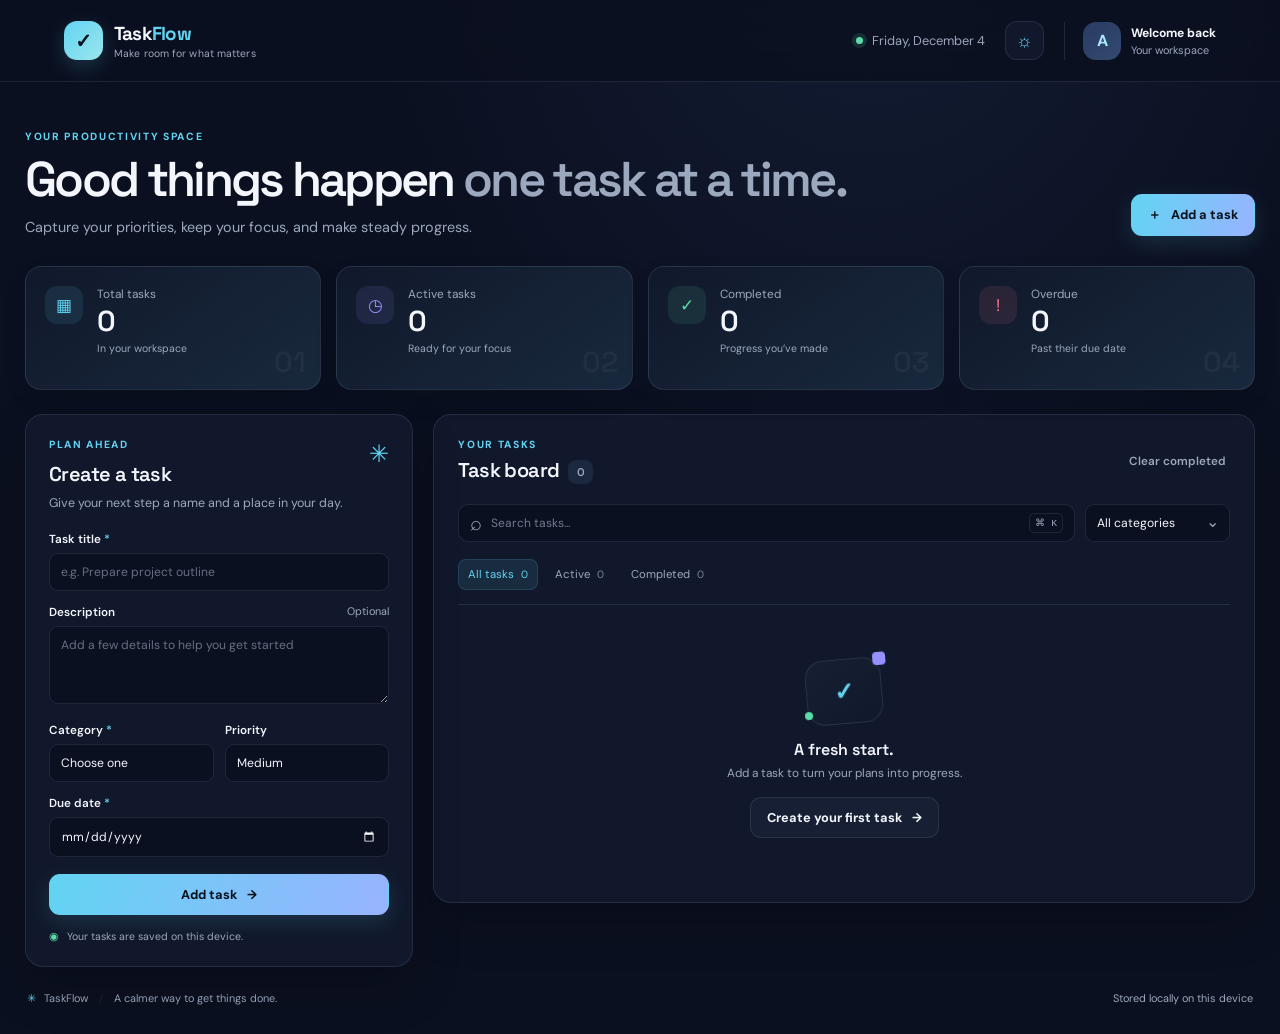
<file: Task-2-Task-Manager/index.html>
<!doctype html>
<html lang="en">
<head>
  <meta charset="utf-8">
  <meta name="viewport" content="width=device-width, initial-scale=1">
  <meta name="theme-color" content="#0b1020">
  <meta name="description" content="TaskFlow is a focused, local-first task manager and productivity tracker.">
  <title>TaskFlow — Personal productivity</title>
  <link rel="preconnect" href="https://fonts.googleapis.com">
  <link rel="preconnect" href="https://fonts.gstatic.com" crossorigin>
  <link href="https://fonts.googleapis.com/css2?family=DM+Sans:wght@400;500;600;700&family=Space+Grotesk:wght@500;600;700&display=swap" rel="stylesheet">
  <link rel="stylesheet" href="style.css">
  <script src="script.js" defer></script>
</head>
<body>
  <div class="app-shell">
    <header class="topbar">
      <a class="brand" href="#top" aria-label="TaskFlow home"><span class="brand-icon" aria-hidden="true">✓</span><span>Task<span>Flow</span><small>Make room for what matters</small></span></a>
      <div class="topbar-right"><p class="today-label"><span class="live-dot"></span><span id="current-date"></span></p><button class="icon-button theme-toggle" type="button" aria-label="Switch to light theme" title="Switch theme"><span class="theme-glyph" aria-hidden="true">☼</span></button><div class="profile" aria-label="Profile placeholder"><span class="avatar">A</span><span class="profile-copy"><strong>Welcome back</strong><small>Your workspace</small></span></div></div>
    </header>

    <main class="main-content" id="top">
      <section class="welcome-row"><div><p class="eyebrow">YOUR PRODUCTIVITY SPACE</p><h1>Good things happen<br class="mobile-break"> <span>one task at a time.</span></h1><p class="welcome-copy">Capture your priorities, keep your focus, and make steady progress.</p></div><button class="button button-primary jump-add" type="button"><span aria-hidden="true">＋</span> Add a task</button></section>

      <section class="stats-grid" aria-label="Task statistics">
        <article class="stat-card"><span class="stat-icon total-icon" aria-hidden="true">▦</span><div><p>Total tasks</p><strong id="stat-total">0</strong><small>In your workspace</small></div><span class="stat-decoration" aria-hidden="true">01</span></article>
        <article class="stat-card"><span class="stat-icon active-icon" aria-hidden="true">◷</span><div><p>Active tasks</p><strong id="stat-active">0</strong><small>Ready for your focus</small></div><span class="stat-decoration" aria-hidden="true">02</span></article>
        <article class="stat-card"><span class="stat-icon completed-icon" aria-hidden="true">✓</span><div><p>Completed</p><strong id="stat-completed">0</strong><small>Progress you’ve made</small></div><span class="stat-decoration" aria-hidden="true">03</span></article>
        <article class="stat-card"><span class="stat-icon overdue-icon" aria-hidden="true">!</span><div><p>Overdue</p><strong id="stat-overdue">0</strong><small>Past their due date</small></div><span class="stat-decoration" aria-hidden="true">04</span></article>
      </section>

      <section class="workspace-grid">
        <aside class="form-panel" id="task-form-panel">
          <div class="panel-heading"><div><p class="eyebrow">PLAN AHEAD</p><h2 id="form-heading">Create a task</h2></div><span class="heading-mark" aria-hidden="true">✳</span></div>
          <p class="panel-intro">Give your next step a name and a place in your day.</p>
          <form id="task-form" novalidate>
            <label for="task-title">Task title <span class="required">*</span></label><input id="task-title" name="title" maxlength="100" placeholder="e.g. Prepare project outline" required autocomplete="off"><span class="field-error" id="title-error"></span>
            <label for="task-description">Description <span class="optional">Optional</span></label><textarea id="task-description" name="description" rows="3" maxlength="500" placeholder="Add a few details to help you get started"></textarea>
            <div class="form-two"><div><label for="task-category">Category <span class="required">*</span></label><select id="task-category" name="category" required><option value="">Choose one</option><option value="Work">Work</option><option value="Personal">Personal</option><option value="Study">Study</option></select><span class="field-error" id="category-error"></span></div><div><label for="task-priority">Priority</label><select id="task-priority" name="priority"><option value="Low">Low</option><option value="Medium" selected>Medium</option><option value="High">High</option></select></div></div>
            <label for="task-due-date">Due date <span class="required">*</span></label><input id="task-due-date" name="dueDate" type="date" required><span class="field-error" id="date-error"></span>
            <div class="form-actions"><button class="button button-primary submit-button" id="submit-task" type="submit">Add task <span aria-hidden="true">→</span></button><button class="text-button cancel-edit" id="cancel-edit" type="button" hidden>Cancel edit</button></div>
            <p class="form-footnote"><span aria-hidden="true">◉</span> Your tasks are saved on this device.</p>
          </form>
        </aside>

        <section class="task-panel" aria-labelledby="tasks-heading">
          <div class="task-panel-top"><div><p class="eyebrow">YOUR TASKS</p><h2 id="tasks-heading">Task board <span class="count-pill" id="visible-count">0</span></h2></div><button class="text-button clear-completed" id="clear-completed" type="button">Clear completed</button></div>
          <div class="toolbar"><label class="search-box"><span aria-hidden="true">⌕</span><input id="task-search" type="search" placeholder="Search tasks..." aria-label="Search by title, description, or category"><kbd>⌘ K</kbd></label><label class="select-filter"><span class="sr-only">Filter by category</span><select id="category-filter"><option value="all">All categories</option><option value="Work">Work</option><option value="Personal">Personal</option><option value="Study">Study</option></select><span aria-hidden="true">⌄</span></label></div>
          <div class="status-filters" role="group" aria-label="Filter tasks by status"><button class="filter-chip selected" type="button" data-status="all" aria-pressed="true">All tasks <span id="filter-all-count">0</span></button><button class="filter-chip" type="button" data-status="active" aria-pressed="false">Active <span id="filter-active-count">0</span></button><button class="filter-chip" type="button" data-status="completed" aria-pressed="false">Completed <span id="filter-completed-count">0</span></button></div>
          <div class="task-list" id="task-list" aria-live="polite"></div>
          <div class="empty-state" id="empty-state"><div class="empty-art" aria-hidden="true"><span>✓</span><i></i><b></b></div><h3 id="empty-title">A fresh start.</h3><p id="empty-message">Add a task to turn your plans into progress.</p><button class="button button-secondary empty-add" type="button">Create your first task <span aria-hidden="true">→</span></button></div>
          <p class="drag-hint" id="drag-hint"><span aria-hidden="true">⠿</span> Tip: drag a task card to change its order</p>
        </section>
      </section>
      <footer class="page-footer"><span><span class="footer-mark">✳</span> TaskFlow <span class="footer-divider">/</span> A calmer way to get things done.</span><span id="storage-status">Stored locally on this device</span></footer>
    </main>
  </div>
  <div class="toast" id="toast" role="status" aria-live="polite"></div>
</body>
</html>
</file>
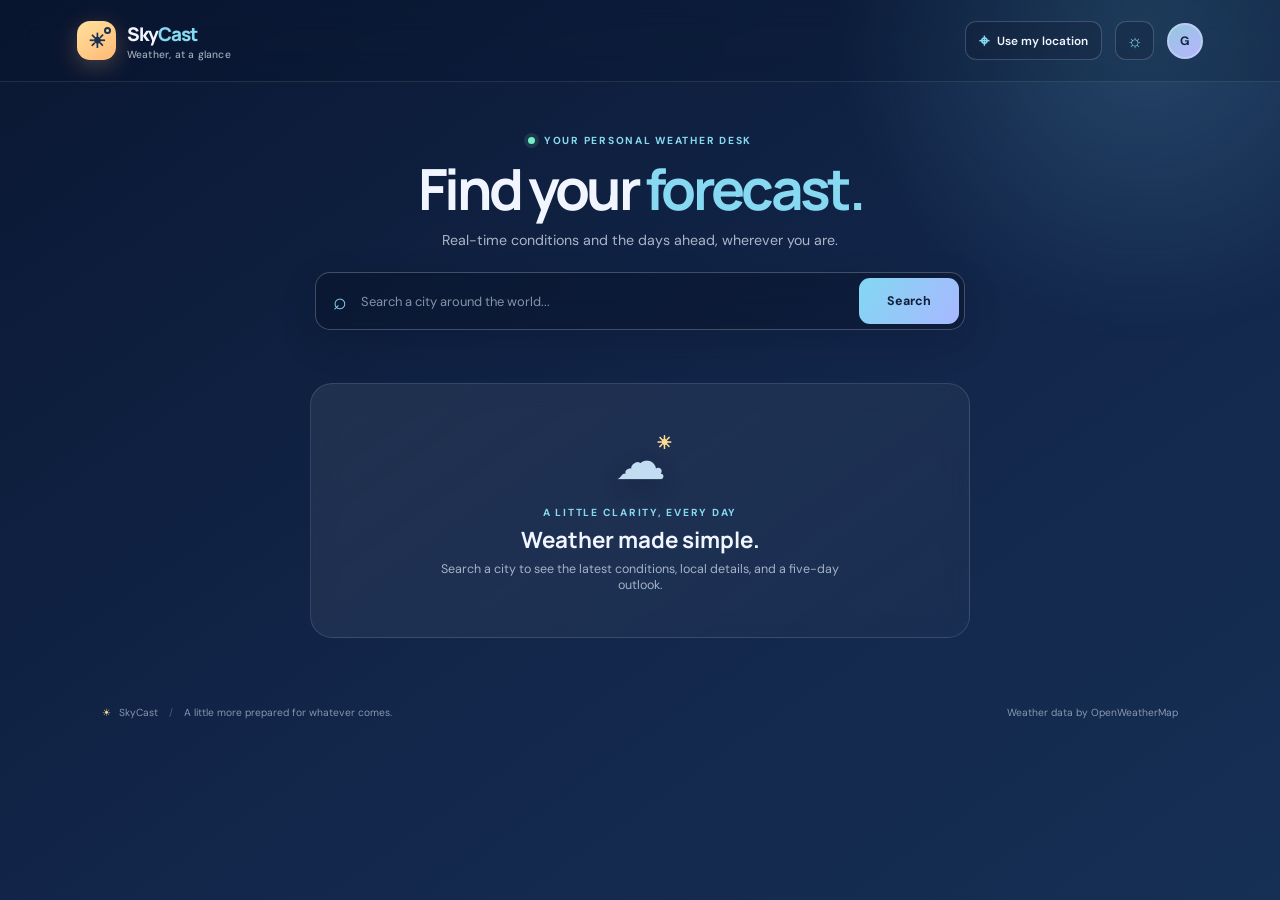
<file: Task-3-Weather-App/index.html>
<!doctype html>
<html lang="en">
<head>
  <meta charset="utf-8">
  <meta name="viewport" content="width=device-width, initial-scale=1">
  <meta name="theme-color" content="#0b1630">
  <meta name="description" content="SkyCast gives you current weather, useful telemetry, and a five-day forecast for cities around the world.">
  <title>SkyCast — Weather, at a glance</title>
  <link rel="preconnect" href="https://fonts.googleapis.com">
  <link rel="preconnect" href="https://fonts.gstatic.com" crossorigin>
  <link href="https://fonts.googleapis.com/css2?family=DM+Sans:wght@400;500;600;700&family=Manrope:wght@400;500;600;700;800&display=swap" rel="stylesheet">
  <link rel="stylesheet" href="style.css">
  <script src="script.js" defer></script>
</head>
<body class="weather-default">
  <div class="sky-glow" aria-hidden="true"></div>
  <div class="app-shell">
    <header class="topbar" id="top">
      <a class="brand" href="#top" aria-label="SkyCast home"><span class="brand-symbol" aria-hidden="true"><span>☀</span><i></i></span><span>Sky<span>Cast</span><small>Weather, at a glance</small></span></a>
      <div class="header-actions"><button class="location-button" id="location-button" type="button"><span aria-hidden="true">⌖</span> Use my location</button><button class="icon-button theme-toggle" type="button" aria-label="Switch to light theme" title="Switch theme"><span class="theme-glyph" aria-hidden="true">☼</span></button><span class="profile-avatar" aria-label="Guest profile">G</span></div>
    </header>

    <main class="main-content">
      <section class="search-section" aria-labelledby="page-title">
        <div class="search-heading"><p class="eyebrow"><span class="live-dot"></span> YOUR PERSONAL WEATHER DESK</p><h1 id="page-title">Find your <span>forecast.</span></h1><p>Real-time conditions and the days ahead, wherever you are.</p></div>
        <form class="search-form" id="search-form" role="search" novalidate>
          <label for="city-input" class="sr-only">Search by city name</label><span class="search-icon" aria-hidden="true">⌕</span><input id="city-input" name="city" type="search" placeholder="Search a city around the world..." autocomplete="off" aria-describedby="search-error"><button type="submit" class="search-button"><span class="search-button-label">Search</span><span class="search-button-icon" aria-hidden="true">→</span></button><span class="search-spinner" id="search-spinner" aria-hidden="true"></span>
        </form>
        <p class="search-error" id="search-error" role="alert" aria-live="polite"></p>
        <div class="recent-searches" id="recent-searches" hidden><span class="recent-label">RECENT</span><div class="recent-list" id="recent-list"></div><button class="clear-history" id="clear-history" type="button">Clear</button></div>
      </section>

      <section class="welcome-card" id="welcome-card"><div class="welcome-icon" aria-hidden="true"><span>☁</span><b>☀</b></div><p class="eyebrow">A LITTLE CLARITY, EVERY DAY</p><h2>Weather made simple.</h2><p>Search a city to see the latest conditions, local details, and a five-day outlook.</p></section>

      <section class="weather-results" id="weather-results" aria-live="polite" hidden>
        <section class="current-card" aria-labelledby="city-name">
          <div class="current-top"><div><p class="eyebrow">CURRENT CONDITIONS</p><h2 id="city-name">—</h2><p class="location-country" id="city-country"></p><p class="updated-time" id="updated-time"></p></div><div class="current-controls"><button class="icon-button unit-toggle" id="unit-toggle" type="button" aria-label="Switch to Fahrenheit" title="Switch temperature units"><span id="unit-label">°C</span></button><button class="icon-button refresh-button" id="refresh-button" type="button" aria-label="Refresh weather" title="Refresh weather"><span aria-hidden="true">↻</span></button></div></div>
          <div class="current-main"><div class="weather-icon current-weather-icon" id="current-icon" role="img" aria-label="Current weather"></div><div class="temperature-wrap"><p class="temperature"><span id="current-temp">—</span><span class="unit-symbol" id="current-unit">°C</span></p><p class="condition" id="current-condition">—</p><p class="description" id="current-description">—</p></div></div>
          <div class="temperature-range"><span>Feels like <strong id="feels-like">—</strong></span><span class="range-divider"></span><span>H <strong id="temp-high">—</strong></span><span>L <strong id="temp-low">—</strong></span></div>
        </section>

        <section class="telemetry-section" aria-labelledby="telemetry-title"><div class="section-heading"><div><p class="eyebrow">AT A GLANCE</p><h2 id="telemetry-title">Weather telemetry</h2></div><span class="section-side-note">Local conditions</span></div>
          <div class="telemetry-grid">
            <article class="telemetry-card"><div class="metric-top"><span class="metric-icon humidity-icon" aria-hidden="true">◌</span><span class="metric-label">HUMIDITY</span></div><p class="metric-value"><span id="humidity">—</span><small>%</small></p><p class="metric-note">Relative humidity</p></article>
            <article class="telemetry-card"><div class="metric-top"><span class="metric-icon wind-icon" aria-hidden="true">≋</span><span class="metric-label">WIND SPEED</span></div><p class="metric-value"><span id="wind-speed">—</span><small>m/s</small></p><p class="metric-note">At the surface</p></article>
            <article class="telemetry-card"><div class="metric-top"><span class="metric-icon pressure-icon" aria-hidden="true">↕</span><span class="metric-label">PRESSURE</span></div><p class="metric-value"><span id="pressure">—</span><small>hPa</small></p><p class="metric-note">Atmospheric pressure</p></article>
            <article class="telemetry-card"><div class="metric-top"><span class="metric-icon visibility-icon" aria-hidden="true">◉</span><span class="metric-label">VISIBILITY</span></div><p class="metric-value"><span id="visibility">—</span><small>km</small></p><p class="metric-note">Horizontal visibility</p></article>
            <article class="telemetry-card"><div class="metric-top"><span class="metric-icon sunrise-icon" aria-hidden="true">↗</span><span class="metric-label">SUNRISE</span></div><p class="metric-value"><span id="sunrise">—</span></p><p class="metric-note">Local time</p></article>
            <article class="telemetry-card"><div class="metric-top"><span class="metric-icon sunset-icon" aria-hidden="true">↘</span><span class="metric-label">SUNSET</span></div><p class="metric-value"><span id="sunset">—</span></p><p class="metric-note">Local time</p></article>
          </div>
        </section>

        <section class="forecast-section" aria-labelledby="forecast-title"><div class="section-heading"><div><p class="eyebrow">PLAN AHEAD</p><h2 id="forecast-title">5-day forecast</h2></div><span class="section-side-note">One outlook per day</span></div><div class="forecast-grid" id="forecast-grid"></div></section>
      </section>

      <footer class="page-footer"><span><span class="footer-mark">☀</span> SkyCast <span class="footer-divider">/</span> A little more prepared for whatever comes.</span><span>Weather data by OpenWeatherMap</span></footer>
    </main>
  </div>
</body>
</html>
</file>
<file: Task-2-Task-Manager/style.css>
:root {
  color-scheme:dark;
  --bg:#0b1020;
  --surface:#11182b;
  --surface2:#161f33;
  --surface3:#1c2740;
  --text:#f3f6fc;
  --muted:#9ca8bd;
  --line:rgba(168,186,215,.13);
  --accent:#62d4f2;
  --violet:#9691ff;
  --green:#5bdda9;
  --red:#ff788b;
  --amber:#ffc66d;
  --shadow:0 20px 50px rgba(0,0,0,.2);
  --body:'DM Sans',sans-serif;
  --display:'Space Grotesk',sans-serif;
  font-family:var(--body);
  scroll-behavior:smooth
}

* {
  box-sizing:border-box
}

body {
  margin:0;
  min-width:320px;
  min-height:100vh;
  background:radial-gradient(ellipse at 68% -16%,rgba(67,101,167,.16),transparent 42%),var(--bg);
  color:var(--text);
  transition:background .25s,color .25s
}

body.light-theme {
  color-scheme:light;
  --bg:#f4f6fb;
  --surface:#fff;
  --surface2:#f2f5fa;
  --surface3:#e9eef6;
  --text:#172239;
  --muted:#66738a;
  --line:rgba(38,57,88,.13);
  --accent:#087fa6;
  --violet:#645eda;
  --green:#16885d;
  --red:#cc4358;
  --amber:#a46504;
  --shadow:0 16px 42px rgba(28,47,76,.09);
  background:radial-gradient(ellipse at 68% -16%,rgba(77,150,193,.12),transparent 42%),var(--bg)
}

button,input,textarea,select {
  font:inherit
}

button {
  color:inherit
}

a {
  color:inherit;
  text-decoration:none
}

.app-shell {
  max-width:1600px;
  margin:auto;
  min-height:100vh
}

.topbar {
  height:82px;
  border-bottom:1px solid var(--line);
  display:flex;
  align-items:center;
  justify-content:space-between;
  padding:0 clamp(22px,5vw,76px);
  background:color-mix(in srgb,var(--bg) 84%,transparent);
  backdrop-filter:blur(15px);
  position:sticky;
  top:0;
  z-index:20
}

.brand {
  display:flex;
  align-items:center;
  gap:11px;
  font:700 1.18rem var(--display);
  letter-spacing:-.04em
}

.brand-icon {
  width:39px;
  height:39px;
  display:grid;
  place-items:center;
  color:#07121e;
  font:bold 1.25rem var(--display);
  border-radius:13px;
  background:linear-gradient(135deg,var(--accent),#9be6ec);
  box-shadow:0 7px 20px rgba(98,212,242,.18)
}

.brand>span:last-child>span {
  color:var(--accent)
}

.brand small {
  display:block;
  color:var(--muted);
  font:400 .65rem var(--body);
  letter-spacing:.01em;
  margin-top:1px
}

.topbar-right {
  display:flex;
  align-items:center;
  gap:20px
}

.today-label {
  font-size:.8rem;
  color:var(--muted);
  display:flex;
  align-items:center;
  gap:9px
}

.live-dot {
  width:7px;
  height:7px;
  border-radius:50%;
  background:var(--green);
  box-shadow:0 0 0 4px color-mix(in srgb,var(--green) 14%,transparent)
}

.icon-button {
  border:1px solid var(--line);
  background:var(--surface);
  width:39px;
  height:39px;
  border-radius:12px;
  display:grid;
  place-items:center;
  cursor:pointer;
  color:var(--accent);
  font-size:1.15rem;
  transition:transform .2s,border-color .2s
}

.icon-button:hover {
  transform:translateY(-2px);
  border-color:var(--accent)
}

.profile {
  border-left:1px solid var(--line);
  padding-left:18px;
  display:flex;
  align-items:center;
  gap:10px
}

.avatar {
  width:38px;
  height:38px;
  border-radius:13px;
  display:grid;
  place-items:center;
  background:linear-gradient(140deg,#293b62,#334a70);
  color:#a9eafa;
  font-weight:700
}

.profile-copy strong,.profile-copy small {
  display:block
}

.profile-copy strong {
  font-size:.76rem
}

.profile-copy small {
  font-size:.68rem;
  color:var(--muted);
  margin-top:2px
}

.main-content {
  width:min(1230px,calc(100% - 48px));
  margin:0 auto;
  padding:48px 0 24px
}

.welcome-row {
  display:flex;
  align-items:end;
  justify-content:space-between;
  gap:24px;
  margin-bottom:30px
}

.eyebrow {
  color:var(--accent);
  font-size:.65rem;
  font-weight:700;
  letter-spacing:.16em;
  margin:0 0 10px
}

.welcome-row h1 {
  font:600 clamp(2rem,4vw,3.05rem)/1.08 var(--display);
  letter-spacing:-.055em;
  margin:0
}

.welcome-row h1 span {
  color:var(--muted)
}

.mobile-break {
  display:none
}

.welcome-copy {
  color:var(--muted);
  font-size:.9rem;
  margin:12px 0 0
}

.button {
  border:1px solid transparent;
  border-radius:11px;
  padding:11px 16px;
  display:inline-flex;
  align-items:center;
  justify-content:center;
  gap:10px;
  font-weight:700;
  font-size:.8rem;
  cursor:pointer;
  transition:transform .2s,box-shadow .2s,background .2s
}

.button:hover {
  transform:translateY(-2px)
}

.button-primary {
  background:linear-gradient(110deg,var(--accent),#98b3ff);
  color:#07111c;
  box-shadow:0 7px 21px rgba(98,212,242,.14)
}

.button-secondary {
  background:var(--surface2);
  border-color:var(--line);
  color:var(--text)
}

.jump-add {
  flex:none
}

.stats-grid {
  display:grid;
  grid-template-columns:repeat(4,1fr);
  gap:15px;
  margin-bottom:24px
}

.stat-card {
  position:relative;
  overflow:hidden;
  min-height:124px;
  border:1px solid var(--line);
  border-radius:16px;
  background:linear-gradient(145deg,var(--surface),color-mix(in srgb,var(--surface) 91%,var(--accent) 9%));
  padding:19px;
  display:flex;
  align-items:flex-start;
  gap:14px;
  box-shadow:0 10px 28px rgba(0,0,0,.06)
}

.stat-icon {
  width:38px;
  height:38px;
  flex:none;
  display:grid;
  place-items:center;
  border-radius:12px;
  font-size:1.05rem;
  background:rgba(98,212,242,.1);
  color:var(--accent)
}

.active-icon {
  color:var(--violet);
  background:rgba(150,145,255,.1)
}

.completed-icon {
  color:var(--green);
  background:rgba(91,221,169,.1)
}

.overdue-icon {
  color:var(--red);
  background:rgba(255,120,139,.1)
}

.stat-card p {
  font-size:.74rem;
  color:var(--muted);
  margin:0 0 3px
}

.stat-card strong {
  font:600 1.8rem/1.15 var(--display);
  display:block;
  letter-spacing:-.05em
}

.stat-card small {
  display:block;
  color:var(--muted);
  font-size:.66rem;
  margin-top:4px
}

.stat-decoration {
  position:absolute;
  right:14px;
  bottom:9px;
  font:600 1.8rem var(--display);
  color:var(--text);
  opacity:.045
}

.workspace-grid {
  display:grid;
  grid-template-columns:minmax(270px,.78fr) minmax(0,1.65fr);
  gap:20px;
  align-items:start
}

.form-panel,.task-panel {
  border:1px solid var(--line);
  background:var(--surface);
  border-radius:18px;
  box-shadow:var(--shadow)
}

.form-panel {
  padding:23px;
  position:sticky;
  top:102px
}

.panel-heading {
  display:flex;
  justify-content:space-between;
  align-items:start
}

.panel-heading h2,.task-panel-top h2 {
  font:600 1.25rem var(--display);
  letter-spacing:-.03em;
  margin:0
}

.heading-mark {
  color:var(--accent);
  font-size:1.5rem
}

.panel-intro {
  color:var(--muted);
  font-size:.78rem;
  margin:8px 0 20px
}

#task-form label {
  display:block;
  font-size:.73rem;
  font-weight:600;
  margin:13px 0 6px
}

.required {
  color:var(--accent)
}

.optional {
  float:right;
  color:var(--muted);
  font-weight:400;
  font-size:.68rem
}

.field-error {
  display:block;
  min-height:0;
  color:var(--red);
  font-size:.68rem
}

.field-error:not(:empty) {
  margin-top:4px
}

.form-panel input,.form-panel textarea,.form-panel select,.select-filter select {
  appearance:none;
  width:100%;
  border:1px solid var(--line);
  border-radius:9px;
  background:var(--bg);
  color:var(--text);
  padding:10px 11px;
  outline:0;
  font-size:.76rem;
  transition:border-color .2s,box-shadow .2s
}

.form-panel input:focus,.form-panel textarea:focus,.form-panel select:focus,.select-filter select:focus,.search-box:focus-within {
  border-color:var(--accent);
  box-shadow:0 0 0 3px color-mix(in srgb,var(--accent) 13%,transparent)
}

.form-panel textarea {
  resize:vertical;
  min-height:78px
}

.form-panel input::placeholder,.form-panel textarea::placeholder {
  color:var(--muted);
  opacity:.62
}

.form-panel select option,.select-filter option {
  background:var(--surface);
  color:var(--text)
}

.form-panel input[type=date] {
  color-scheme:dark
}

body.light-theme .form-panel input[type=date] {
  color-scheme:light
}

.form-two {
  display:grid;
  grid-template-columns:1fr 1fr;
  gap:11px
}

.form-two select {
  cursor:pointer
}

.form-actions {
  display:flex;
  align-items:center;
  gap:13px;
  margin-top:17px
}

.submit-button {
  flex:1
}

.text-button {
  border:0;
  background:none;
  color:var(--muted);
  font-size:.73rem;
  font-weight:600;
  padding:7px 4px;
  cursor:pointer;
  transition:color .2s
}

.text-button:hover {
  color:var(--accent)
}

.form-footnote {
  color:var(--muted);
  font-size:.66rem;
  margin:15px 0 0
}

.form-footnote span {
  color:var(--green);
  margin-right:5px
}

.task-panel {
  padding:23px 24px;
  min-height:470px
}

.task-panel-top {
  display:flex;
  align-items:center;
  justify-content:space-between;
  gap:16px
}

.task-panel-top .eyebrow {
  margin-bottom:6px
}

.count-pill {
  display:inline-grid;
  place-items:center;
  vertical-align:middle;
  min-width:25px;
  height:24px;
  padding:0 7px;
  border-radius:8px;
  background:var(--surface3);
  font:600 .7rem var(--body);
  color:var(--muted);
  margin-left:4px
}

.toolbar {
  display:flex;
  gap:10px;
  margin-top:20px
}

.search-box {
  min-width:0;
  flex:1;
  display:flex;
  align-items:center;
  gap:9px;
  background:var(--bg);
  border:1px solid var(--line);
  border-radius:10px;
  padding:0 11px;
  color:var(--muted);
  transition:border-color .2s,box-shadow .2s
}

.search-box>span {
  font-size:1.25rem
}

.search-box input {
  min-width:0;
  flex:1;
  padding:10px 0;
  background:transparent;
  border:0;
  outline:0;
  color:var(--text);
  font-size:.75rem
}

.search-box input::placeholder {
  color:var(--muted);
  opacity:.7
}

.search-box kbd {
  font-size:.6rem;
  padding:3px 5px;
  border:1px solid var(--line);
  border-radius:5px;
  color:var(--muted)
}

.select-filter {
  position:relative;
  min-width:145px
}

.select-filter select {
  height:100%;
  padding-right:30px;
  cursor:pointer
}

.select-filter>span:last-child {
  position:absolute;
  right:11px;
  top:50%;
  transform:translateY(-55%);
  pointer-events:none;
  color:var(--muted)
}

.status-filters {
  display:flex;
  gap:7px;
  padding:17px 0 14px;
  border-bottom:1px solid var(--line)
}

.filter-chip {
  border:1px solid transparent;
  border-radius:8px;
  background:transparent;
  color:var(--muted);
  padding:7px 9px;
  font-size:.71rem;
  cursor:pointer;
  transition:all .2s
}

.filter-chip span {
  margin-left:4px;
  color:color-mix(in srgb,var(--muted) 75%,transparent);
  font-size:.66rem
}

.filter-chip:hover {
  color:var(--text);
  background:var(--surface2)
}

.filter-chip.selected {
  background:rgba(98,212,242,.1);
  color:var(--accent);
  border-color:rgba(98,212,242,.14)
}

.filter-chip.selected span {
  color:var(--accent)
}

.task-list {
  display:grid;
  gap:10px;
  padding-top:14px
}

.task-card {
  border:1px solid var(--line);
  border-radius:13px;
  background:var(--bg);
  padding:14px;
  display:grid;
  grid-template-columns:auto 1fr auto;
  gap:12px;
  align-items:start;
  transition:transform .24s,border-color .2s,opacity .2s,background .2s;
  animation:card-in .3s ease both
}

.task-card:hover {
  border-color:color-mix(in srgb,var(--accent) 40%,var(--line));
  transform:translateY(-1px)
}

.task-card.dragging {
  opacity:.42;
  transform:scale(.985)
}

.task-card.drop-target {
  border-color:var(--accent);
  box-shadow:0 0 0 2px color-mix(in srgb,var(--accent) 18%,transparent)
}

.task-card.is-completed {
  background:color-mix(in srgb,var(--surface2) 64%,var(--bg));
  opacity:.77
}

.task-card.is-completed .task-title {
  text-decoration:line-through;
  color:var(--muted)
}

@keyframes card-in {
  from {
    opacity:0;
    transform:translateY(8px)
  }

  to {
    opacity:1;
    transform:translateY(0)
  }

}

.drag-handle {
  cursor:grab;
  color:var(--muted);
  font-size:1rem;
  line-height:22px;
  touch-action:none
}

.drag-handle:active {
  cursor:grabbing
}

.task-check {
  appearance:none;
  width:19px;
  height:19px;
  border:1.5px solid color-mix(in srgb,var(--muted) 58%,transparent);
  border-radius:6px;
  margin:2px 0 0;
  cursor:pointer;
  display:grid;
  place-items:center;
  transition:all .2s
}

.task-check:checked {
  background:var(--green);
  border-color:var(--green)
}

.task-check:checked:after {
  content:'✓';
  font-weight:700;
  font-size:.74rem;
  color:#061b14
}

.task-main {
  min-width:0
}

.task-title {
  font-size:.83rem;
  font-weight:700;
  line-height:1.35;
  margin:0
}

.task-description {
  color:var(--muted);
  font-size:.72rem;
  line-height:1.45;
  margin:5px 0 9px;
  overflow-wrap:anywhere;
  white-space:pre-wrap
}

.task-description:empty {
  display:none
}

.task-meta {
  display:flex;
  flex-wrap:wrap;
  align-items:center;
  gap:6px
}

.badge {
  font-size:.61rem;
  padding:4px 7px;
  border-radius:6px;
  border:1px solid transparent;
  line-height:1.2
}

.category-work {
  background:rgba(98,212,242,.1);
  color:var(--accent);
  border-color:rgba(98,212,242,.14)
}

.category-personal {
  background:rgba(150,145,255,.11);
  color:var(--violet);
  border-color:rgba(150,145,255,.16)
}

.category-study {
  background:rgba(91,221,169,.1);
  color:var(--green);
  border-color:rgba(91,221,169,.14)
}

.priority-high {
  color:var(--red);
  background:rgba(255,120,139,.09)
}

.priority-medium {
  color:var(--amber);
  background:rgba(255,198,109,.09)
}

.priority-low {
  color:var(--muted);
  background:var(--surface2)
}

.due-date {
  font-size:.63rem;
  color:var(--muted);
  margin-left:2px
}

.due-date.overdue {
  color:var(--red);
  font-weight:700
}

.due-date.due-today {
  color:var(--amber);
  font-weight:700
}

.task-actions {
  display:flex;
  gap:4px;
  align-items:center
}

.task-action {
  width:29px;
  height:29px;
  border:1px solid transparent;
  border-radius:8px;
  background:transparent;
  color:var(--muted);
  font-size:.82rem;
  cursor:pointer;
  display:grid;
  place-items:center;
  transition:all .18s
}

.task-action:hover {
  color:var(--accent);
  background:var(--surface2);
  border-color:var(--line)
}

.task-action.delete:hover {
  color:var(--red)
}

.empty-state {
  min-height:260px;
  display:flex;
  flex-direction:column;
  align-items:center;
  justify-content:center;
  text-align:center;
  padding:27px 18px
}

.empty-state[hidden] {
  display:none
}

.empty-state h3 {
  font:600 1rem var(--display);
  margin:15px 0 5px
}

.empty-state p {
  font-size:.74rem;
  color:var(--muted);
  margin:0 0 16px
}

.empty-art {
  width:76px;
  height:65px;
  position:relative;
  display:grid;
  place-items:center;
  border:1px solid var(--line);
  border-radius:18px;
  background:linear-gradient(145deg,var(--surface2),var(--surface));
  transform:rotate(-5deg)
}

.empty-art span {
  font:700 1.5rem var(--display);
  color:var(--accent)
}

.empty-art i,.empty-art b {
  position:absolute;
  width:13px;
  height:13px;
  border-radius:4px;
  background:var(--violet);
  right:-7px;
  top:-5px
}

.empty-art b {
  width:8px;
  height:8px;
  background:var(--green);
  left:-4px;
  right:auto;
  top:auto;
  bottom:6px
}

.drag-hint {
  font-size:.66rem;
  color:var(--muted);
  margin:6px 0 0;
  text-align:right
}

.drag-hint span {
  font-size:.9rem;
  margin-right:4px
}

.page-footer {
  display:flex;
  justify-content:space-between;
  gap:12px;
  padding:24px 2px 5px;
  color:var(--muted);
  font-size:.68rem
}

.footer-mark {
  color:var(--accent);
  margin-right:5px
}

.footer-divider {
  margin:0 8px;
  color:var(--line)
}

.sr-only {
  position:absolute;
  width:1px;
  height:1px;
  padding:0;
  margin:-1px;
  overflow:hidden;
  clip:rect(0,0,0,0);
  white-space:nowrap;
  border:0
}

.toast {
  position:fixed;
  bottom:22px;
  left:50%;
  transform:translate(-50%,16px);
  opacity:0;
  pointer-events:none;
  z-index:50;
  background:var(--surface3);
  border:1px solid var(--line);
  box-shadow:var(--shadow);
  border-radius:10px;
  padding:10px 15px;
  font-size:.76rem;
  transition:opacity .2s,transform .2s
}

.toast.show {
  opacity:1;
  transform:translate(-50%,0)
}

button:focus-visible,a:focus-visible,input:focus-visible,textarea:focus-visible,select:focus-visible {
  outline:2px solid var(--accent);
  outline-offset:2px
}

@media(min-width:1450px) {
  .main-content {
    width:min(1280px,calc(100% - 80px))
  }

  .workspace-grid {
    grid-template-columns:minmax(290px,.78fr) minmax(0,1.65fr)
  }

}

@media(max-width:900px) {
  .main-content {
    width:calc(100% - 38px);
    padding-top:36px
  }

  .stats-grid {
    grid-template-columns:repeat(2,1fr)
  }

  .workspace-grid {
    grid-template-columns:minmax(0,1fr)
  }

  .form-panel {
    position:static
  }

  .form-panel form {
    display:grid;
    grid-template-columns:1fr 1fr;
    column-gap:14px
  }

  .form-panel form>label,.form-panel form>input,.form-panel form>textarea,.form-panel form>.field-error,.form-panel form>.form-two,.form-panel form>.form-actions,.form-panel form>.form-footnote {
    grid-column:span 2
  }

  .form-panel form>label[for="task-description"] {
    grid-column:span 2
  }

  .form-panel form #task-title+ .field-error {
    grid-column:span 2
  }

  .form-panel form>label[for="task-category"],.form-panel form>label[for="task-priority"] {
    grid-column:span 1
  }

  .form-panel form .form-two {
    grid-column:span 2;
    display:contents
  }

  .form-panel form .form-two>div {
    grid-column:span 1
  }

  .form-panel form>label[for="task-due-date"] {
    grid-column:span 2
  }

  .task-panel {
    min-height:420px
  }

  .task-list {
    grid-template-columns:1fr 1fr;
    align-items:start
  }

  .task-card {
    grid-template-columns:auto 1fr;
    gap:9px
  }

  .task-main {
    grid-column:2
  }

  .task-actions {
    grid-column:2;
    justify-content:flex-end
  }

  .drag-handle {
    grid-row:span 2
  }

}

@media(max-width:600px) {
  .topbar {
    height:70px;
    padding:0 16px
  }

  .topbar-right {
    gap:10px
  }

  .today-label {
    display:none
  }

  .profile {
    padding-left:10px
  }

  .profile-copy {
    display:none
  }

  .main-content {
    width:calc(100% - 28px);
    padding-top:29px
  }

  .welcome-row {
    align-items:flex-start;
    flex-direction:column;
    gap:17px;
    margin-bottom:22px
  }

  .welcome-row h1 {
    font-size:2.1rem
  }

  .welcome-row h1 span {
    color:var(--muted)
  }

  .welcome-copy {
    font-size:.8rem
  }

  .jump-add {
    width:100%
  }

  .stats-grid {
    gap:9px;
    margin-bottom:15px
  }

  .stat-card {
    min-height:105px;
    padding:13px;
    gap:9px;
    border-radius:13px
  }

  .stat-icon {
    height:32px;
    width:32px;
    border-radius:10px
  }

  .stat-card p {
    font-size:.67rem
  }

  .stat-card strong {
    font-size:1.5rem
  }

  .stat-card small {
    font-size:.59rem
  }

  .stat-decoration {
    font-size:1.4rem;
    right:9px
  }

  .workspace-grid {
    gap:14px
  }

  .form-panel,.task-panel {
    padding:17px;
    border-radius:15px
  }

  .panel-intro {
    margin-bottom:14px
  }

  .task-panel-top {
    align-items:flex-start
  }

  .task-panel-top h2 {
    font-size:1.13rem
  }

  .task-panel-top .text-button {
    font-size:.66rem
  }

  .form-panel form {
    display:block
  }

  .form-panel form .form-two {
    display:grid;
    grid-template-columns:1fr 1fr;
    gap:10px
  }

  .toolbar {
    gap:7px;
    margin-top:15px
  }

  .search-box {
    padding:0 8px;
    gap:6px
  }

  .search-box kbd {
    display:none
  }

  .select-filter {
    min-width:118px
  }

  .select-filter select {
    font-size:.69rem;
    padding-left:8px
  }

  .status-filters {
    gap:3px;
    padding:13px 0 10px
  }

  .filter-chip {
    padding:7px 6px;
    font-size:.65rem
  }

  .task-list {
    grid-template-columns:1fr;
    padding-top:11px
  }

  .task-card {
    grid-template-columns:auto 1fr auto;
    gap:9px;
    padding:12px
  }

  .task-main {
    grid-column:auto
  }

  .task-actions {
    grid-column:auto;
    flex-direction:column
  }

  .drag-handle {
    grid-row:auto
  }

  .task-title {
    font-size:.79rem
  }

  .task-description {
    font-size:.69rem
  }

  .page-footer {
    flex-direction:column;
    padding-top:19px
  }

  .drag-hint {
    text-align:center
  }

  .empty-state {
    min-height:230px
  }

}

@media(max-width:360px) {
  .brand {
    font-size:1.04rem
  }

  .brand-icon {
    width:35px;
    height:35px
  }

  .topbar-right {
    gap:7px
  }

  .icon-button {
    width:35px;
    height:35px
  }

  .welcome-row h1 {
    font-size:1.85rem
  }

  .stat-card {
    padding:10px
  }

  .stat-card small {
    font-size:.55rem
  }

  .filter-chip {
    font-size:.61rem;
    padding-inline:4px
  }

  .task-panel {
    padding:14px
  }

  .task-actions {
    gap:1px
  }

}

@media(prefers-reduced-motion:reduce) {
  *,*::before,*::after {
    scroll-behavior:auto!important;
    animation-duration:.01ms!important;
    animation-iteration-count:1!important;
    transition-duration:.01ms!important
  }

}
</file>
<file: Task-3-Weather-App/style.css>
:root {
  color-scheme:dark;
  --bg:#0a1429;
  --surface:rgba(17,31,57,.84);
  --surface-solid:#111f39;
  --surface-soft:rgba(255,255,255,.045);
  --text:#f1f5ff;
  --muted:#a4b2cc;
  --line:rgba(192,209,238,.13);
  --accent:#87d9f2;
  --accent-strong:#5dc4e6;
  --violet:#a9a6ff;
  --shadow:0 22px 60px rgba(2,9,23,.22);
  --body:'DM Sans',sans-serif;
  --display:'Manrope',sans-serif;
  font-family:var(--body);
  scroll-behavior:smooth
}

* {
  box-sizing:border-box
}

body {
  margin:0;
  min-width:320px;
  min-height:100vh;
  color:var(--text);
  background:linear-gradient(145deg,#0a1732 0%,#12264a 54%,#162f54 100%);
  transition:background 1s ease,color .25s;
  overflow-x:hidden
}

body.weather-default {
  background:linear-gradient(145deg,#0a1732 0%,#12264a 54%,#162f54 100%)
}

body.weather-clear {
  background:linear-gradient(145deg,#10204a 0%,#17618b 54%,#63a5be 100%)
}

body.weather-sunny {
  background:linear-gradient(145deg,#49325b 0%,#a34e55 52%,#ecaa68 100%)
}

body.weather-cloudy {
  background:linear-gradient(145deg,#192c49 0%,#3b566d 55%,#657984 100%)
}

body.weather-rain {
  background:linear-gradient(145deg,#0d172d 0%,#20364f 52%,#40586e 100%)
}

body.weather-snow {
  background:linear-gradient(145deg,#304b67 0%,#567a9a 55%,#9ab9ca 100%)
}

body.weather-night {
  background:linear-gradient(145deg,#070b1d 0%,#121a3a 58%,#242a54 100%)
}

body.light-theme {
  color-scheme:light;
  --bg:#edf4fb;
  --surface:rgba(255,255,255,.84);
  --surface-solid:#fff;
  --surface-soft:rgba(255,255,255,.42);
  --text:#15243d;
  --muted:#61738e;
  --line:rgba(34,58,91,.13);
  --accent:#126f99;
  --accent-strong:#0c8db4;
  --violet:#615ad0;
  --shadow:0 22px 60px rgba(20,56,91,.12)
}

body.light-theme.weather-default {
  background:linear-gradient(145deg,#e4f1fa,#c6e4f3 60%,#d6e5f2)
}

body.light-theme.weather-clear {
  background:linear-gradient(145deg,#d5effb,#77c4e1 60%,#f8d68e)
}

body.light-theme.weather-sunny {
  background:linear-gradient(145deg,#fee8bd,#ffc278 55%,#f4a28c)
}

body.light-theme.weather-cloudy {
  background:linear-gradient(145deg,#e1e9f0,#bbcbd7 55%,#d3dce1)
}

body.light-theme.weather-rain {
  background:linear-gradient(145deg,#d2e0eb,#9bb8cb 55%,#879eb1)
}

body.light-theme.weather-snow {
  background:linear-gradient(145deg,#e8f3fb,#c5deeb 55%,#a7c7d8)
}

body.light-theme.weather-night {
  background:linear-gradient(145deg,#b8c8e2,#b7c5df 58%,#d5d7ef)
}

button,input {
  font:inherit
}

button {
  color:inherit
}

a {
  color:inherit;
  text-decoration:none
}

.sky-glow {
  pointer-events:none;
  position:fixed;
  z-index:-1;
  width:650px;
  height:650px;
  border-radius:50%;
  right:-190px;
  top:-300px;
  background:radial-gradient(circle,rgba(121,209,240,.2),transparent 67%);
  filter:blur(15px)
}

.app-shell {
  max-width:1520px;
  margin:auto;
  min-height:100vh
}

.topbar {
  height:82px;
  padding:0 clamp(20px,6vw,90px);
  display:flex;
  align-items:center;
  justify-content:space-between;
  border-bottom:1px solid rgba(255,255,255,.1);
  background:rgba(6,14,32,.16);
  backdrop-filter:blur(15px)
}

.brand {
  display:flex;
  align-items:center;
  gap:11px;
  font:800 1.18rem var(--display);
  letter-spacing:-.05em
}

.brand-symbol {
  position:relative;
  width:39px;
  height:39px;
  border-radius:13px;
  display:grid;
  place-items:center;
  background:linear-gradient(145deg,#ffe19e,#ffb975);
  color:#193050;
  font-size:1.25rem;
  box-shadow:0 6px 22px rgba(255,192,119,.25)
}

.brand-symbol i {
  position:absolute;
  height:7px;
  width:7px;
  border:2px solid #193050;
  border-radius:50%;
  background:#ffda91;
  right:5px;
  top:6px
}

.brand>span:last-child>span {
  color:var(--accent)
}

.brand small {
  display:block;
  font:500 .64rem var(--body);
  letter-spacing:.02em;
  color:rgba(234,242,255,.67);
  margin-top:1px
}

body.light-theme .brand small {
  color:var(--muted)
}

.header-actions {
  display:flex;
  align-items:center;
  gap:13px
}

.location-button,.icon-button {
  height:39px;
  border:1px solid rgba(220,235,255,.2);
  background:rgba(9,20,41,.22);
  border-radius:11px;
  cursor:pointer;
  transition:transform .2s,border-color .2s,background .2s
}

.location-button {
  padding:0 13px;
  display:flex;
  align-items:center;
  gap:8px;
  font-size:.74rem;
  font-weight:600
}

.location-button>span {
  font-size:1.1rem;
  color:var(--accent)
}

.icon-button {
  width:39px;
  display:grid;
  place-items:center;
  color:var(--accent);
  font-size:1.1rem
}

.location-button:hover,.icon-button:hover {
  transform:translateY(-2px);
  border-color:var(--accent);
  background:rgba(9,20,41,.42)
}

.profile-avatar {
  height:36px;
  width:36px;
  border-radius:50%;
  display:grid;
  place-items:center;
  background:linear-gradient(145deg,#95c8de,#b6b4ff);
  color:#142342;
  font-size:.76rem;
  font-weight:700;
  border:2px solid rgba(255,255,255,.23)
}

.main-content {
  width:min(1080px,calc(100% - 42px));
  margin:auto;
  padding:52px 0 22px
}

.search-section {
  text-align:center
}

.eyebrow {
  margin:0 0 11px;
  color:var(--accent);
  font-size:.64rem;
  font-weight:700;
  letter-spacing:.17em
}

.search-heading .eyebrow {
  display:flex;
  align-items:center;
  justify-content:center;
  gap:9px
}

.live-dot {
  height:7px;
  width:7px;
  border-radius:50%;
  background:#78edc0;
  box-shadow:0 0 0 4px rgba(120,237,192,.12)
}

.search-heading h1 {
  font:700 clamp(2.25rem,5vw,3.55rem)/1.08 var(--display);
  letter-spacing:-.065em;
  margin:0
}

.search-heading h1 span {
  color:var(--accent)
}

.search-heading>p:last-child {
  font-size:.89rem;
  color:rgba(236,243,255,.7);
  margin:12px 0 23px
}

body.light-theme .search-heading>p:last-child {
  color:var(--muted)
}

.search-form {
  position:relative;
  width:min(650px,100%);
  height:58px;
  padding:5px 5px 5px 17px;
  margin:0 auto;
  display:flex;
  align-items:center;
  gap:12px;
  border:1px solid rgba(224,239,255,.25);
  border-radius:15px;
  background:rgba(8,18,38,.43);
  box-shadow:0 13px 37px rgba(2,9,24,.15);
  backdrop-filter:blur(14px);
  transition:border-color .2s,box-shadow .2s
}

.search-form:focus-within {
  border-color:var(--accent);
  box-shadow:0 0 0 3px rgba(135,217,242,.12),0 13px 37px rgba(2,9,24,.15)
}

.search-icon {
  color:var(--accent);
  font-size:1.45rem;
  line-height:1
}

.search-form input {
  height:100%;
  flex:1;
  min-width:0;
  border:0;
  outline:0;
  background:transparent;
  color:var(--text);
  font-size:.81rem
}

.search-form input::placeholder {
  color:rgba(226,237,255,.57)
}

body.light-theme .search-form input::placeholder {
  color:var(--muted)
}

.search-button {
  height:46px;
  min-width:100px;
  padding:0 16px;
  border:0;
  border-radius:11px;
  background:linear-gradient(120deg,#82d7f2,#a8b8ff);
  color:#10203b;
  font-size:.78rem;
  font-weight:700;
  cursor:pointer;
  transition:transform .2s,filter .2s
}

.search-button:hover {
  transform:translateY(-1px);
  filter:brightness(1.06)
}

.search-button:disabled {
  opacity:.65;
  cursor:wait
}

.search-button-icon {
  display:none
}

.search-spinner {
  display:none;
  position:absolute;
  right:120px;
  height:18px;
  width:18px;
  border:2px solid rgba(255,255,255,.27);
  border-top-color:var(--accent);
  border-radius:50%;
  animation:spin .7s linear infinite
}

.search-form.is-loading .search-spinner {
  display:block
}

.search-form.is-loading .search-button-label {
  visibility:hidden
}

@keyframes spin {
  to {
    transform:rotate(360deg)
  }

}

.search-error {
  min-height:20px;
  margin:8px auto 0;
  color:#ffd0d7;
  font-size:.75rem
}

body.light-theme .search-error {
  color:#9d3342
}

.recent-searches {
  width:min(650px,100%);
  margin:6px auto 0;
  display:flex;
  align-items:center;
  gap:9px;
  text-align:left
}

.recent-searches[hidden] {
  display:none
}

.recent-label {
  font-size:.57rem;
  letter-spacing:.1em;
  color:rgba(230,239,255,.55);
  font-weight:700;
  margin-right:3px
}

.recent-list {
  display:flex;
  gap:7px;
  flex-wrap:wrap;
  flex:1
}

.recent-city {
  border:1px solid rgba(220,235,255,.17);
  border-radius:999px;
  background:rgba(7,18,37,.19);
  padding:5px 10px;
  font-size:.65rem;
  color:rgba(242,247,255,.86);
  cursor:pointer;
  transition:all .2s
}

.recent-city:hover {
  border-color:var(--accent);
  color:var(--accent)
}

body.light-theme .recent-city {
  color:var(--text);
  background:rgba(255,255,255,.3)
}

.clear-history {
  border:0;
  background:none;
  color:rgba(229,239,255,.58);
  font-size:.63rem;
  cursor:pointer
}

.clear-history:hover {
  color:var(--accent)
}

.welcome-card {
  margin:25px auto 40px;
  width:min(660px,100%);
  min-height:255px;
  text-align:center;
  border:1px solid rgba(218,234,255,.14);
  border-radius:22px;
  background:linear-gradient(145deg,rgba(255,255,255,.075),rgba(255,255,255,.025));
  backdrop-filter:blur(12px);
  padding:25px;
  display:flex;
  flex-direction:column;
  align-items:center;
  justify-content:center
}

.welcome-card[hidden] {
  display:none
}

.welcome-icon {
  position:relative;
  width:75px;
  height:63px;
  display:grid;
  place-items:center;
  margin:0 0 15px
}

.welcome-icon>span {
  font-size:3.2rem;
  color:#c2ddf2;
  text-shadow:0 8px 22px rgba(4,15,35,.27)
}

.welcome-icon>b {
  position:absolute;
  right:6px;
  top:3px;
  color:#ffdc91;
  font-size:1.15rem
}

.welcome-card .eyebrow {
  margin-bottom:5px
}

.welcome-card h2 {
  font:700 1.4rem var(--display);
  margin:0 0 6px
}

.welcome-card>p:last-child {
  max-width:410px;
  font-size:.78rem;
  color:rgba(232,241,255,.67);
  margin:0
}

body.light-theme .welcome-card>p:last-child {
  color:var(--muted)
}

.weather-results[hidden] {
  display:none
}

.current-card {
  position:relative;
  overflow:hidden;
  border:1px solid rgba(223,238,255,.18);
  border-radius:22px;
  padding:28px 32px 21px;
  background:linear-gradient(115deg,rgba(9,20,42,.54),rgba(20,39,67,.3));
  box-shadow:var(--shadow);
  backdrop-filter:blur(16px);
  animation:rise-in .5s ease both
}

.current-card:after {
  content:"";
  position:absolute;
  width:300px;
  height:300px;
  right:10%;
  top:-170px;
  border-radius:50%;
  background:radial-gradient(circle,rgba(165,216,245,.16),transparent 70%);
  pointer-events:none
}

@keyframes rise-in {
  from {
    opacity:0;
    transform:translateY(10px)
  }

  to {
    opacity:1;
    transform:translateY(0)
  }

}

body.light-theme .current-card {
  background:linear-gradient(115deg,rgba(255,255,255,.7),rgba(255,255,255,.42));
  border-color:rgba(255,255,255,.65)
}

.current-top {
  display:flex;
  align-items:flex-start;
  justify-content:space-between;
  gap:20px;
  position:relative;
  z-index:1
}

.current-top .eyebrow {
  margin-bottom:4px
}

.current-top h2 {
  font:700 clamp(1.55rem,3vw,2.1rem)/1.16 var(--display);
  letter-spacing:-.04em;
  margin:0
}

.location-country {
  display:inline;
  color:rgba(235,243,255,.72);
  font-size:.79rem;
  margin:5px 8px 0 0
}

body.light-theme .location-country {
  color:var(--muted)
}

.updated-time {
  display:inline;
  color:rgba(220,233,250,.53);
  font-size:.65rem;
  margin:0
}

body.light-theme .updated-time {
  color:var(--muted)
}

.current-controls {
  display:flex;
  gap:8px
}

.current-controls .icon-button {
  background:rgba(6,17,38,.2)
}

.unit-toggle {
  font-size:.74rem;
  font-weight:700
}

.refresh-button {
  font-size:1.12rem
}

.refresh-button.is-refreshing span {
  animation:spin .7s linear infinite
}

.current-main {
  display:flex;
  align-items:center;
  justify-content:center;
  gap:42px;
  padding:10px 0 0;
  min-height:200px;
  position:relative;
  z-index:1
}

.current-weather-icon {
  font-size:7.5rem;
  filter:drop-shadow(0 12px 16px rgba(3,12,27,.25));
  animation:float 4s ease-in-out infinite
}

@keyframes float {
  50% {
    transform:translateY(-6px)
  }

}

.temperature-wrap {
  text-align:left
}

.temperature {
  font:600 clamp(4.5rem,10vw,7.3rem)/.95 var(--display);
  letter-spacing:-.09em;
  margin:0
}

.unit-symbol {
  font-size:.38em;
  vertical-align:top;
  letter-spacing:-.04em;
  color:rgba(241,247,255,.8);
  margin-left:4px
}

body.light-theme .unit-symbol {
  color:var(--muted)
}

.condition {
  font:600 1.03rem var(--display);
  margin:10px 0 1px
}

.description {
  text-transform:capitalize;
  color:rgba(231,241,255,.7);
  font-size:.77rem;
  margin:0
}

body.light-theme .description {
  color:var(--muted)
}

.temperature-range {
  position:relative;
  z-index:1;
  border-top:1px solid rgba(225,238,255,.12);
  padding-top:14px;
  display:flex;
  align-items:center;
  justify-content:center;
  gap:16px;
  color:rgba(232,242,255,.67);
  font-size:.72rem
}

body.light-theme .temperature-range {
  color:var(--muted);
  border-color:var(--line)
}

.temperature-range strong {
  color:var(--text);
  font-weight:700;
  margin-left:4px
}

.range-divider {
  height:17px;
  width:1px;
  background:rgba(220,235,255,.19)
}

.telemetry-section,.forecast-section {
  margin-top:32px
}

.section-heading {
  display:flex;
  align-items:end;
  justify-content:space-between;
  margin-bottom:13px
}

.section-heading .eyebrow {
  margin-bottom:4px
}

.section-heading h2 {
  font:700 1.25rem var(--display);
  letter-spacing:-.035em;
  margin:0
}

.section-side-note {
  font-size:.66rem;
  color:rgba(222,236,255,.62);
  padding-bottom:3px
}

body.light-theme .section-side-note {
  color:var(--muted)
}

.telemetry-grid {
  display:grid;
  grid-template-columns:repeat(3,1fr);
  gap:11px
}

.telemetry-card {
  border:1px solid rgba(223,238,255,.13);
  border-radius:15px;
  padding:16px 17px;
  background:rgba(9,21,44,.32);
  backdrop-filter:blur(12px);
  transition:transform .22s,border-color .22s,background .22s
}

.telemetry-card:hover,.forecast-card:hover {
  transform:translateY(-3px);
  border-color:rgba(135,217,242,.36);
  background:rgba(20,42,70,.44)
}

body.light-theme .telemetry-card {
  background:rgba(255,255,255,.44);
  border-color:rgba(255,255,255,.67)
}

body.light-theme .telemetry-card:hover {
  background:rgba(255,255,255,.75)
}

.metric-top {
  display:flex;
  align-items:center;
  justify-content:space-between
}

.metric-icon {
  height:32px;
  width:32px;
  border-radius:10px;
  display:grid;
  place-items:center;
  font-size:1.06rem;
  background:rgba(135,217,242,.1);
  color:var(--accent)
}

.humidity-icon {
  color:#80d5ff
}

.wind-icon {
  color:#9dceec
}

.pressure-icon {
  color:#b6b1ff
}

.visibility-icon {
  color:#9ee1ce
}

.sunrise-icon,.sunset-icon {
  color:#ffd391;
  background:rgba(255,207,128,.1)
}

.metric-label {
  font-size:.57rem;
  letter-spacing:.13em;
  font-weight:700;
  color:rgba(228,239,255,.59)
}

body.light-theme .metric-label {
  color:var(--muted)
}

.metric-value {
  font:700 1.5rem var(--display);
  letter-spacing:-.04em;
  margin:14px 0 0
}

.metric-value small {
  font:600 .67rem var(--body);
  letter-spacing:0;
  color:rgba(232,241,255,.65);
  margin-left:4px
}

body.light-theme .metric-value small {
  color:var(--muted)
}

.metric-note {
  font-size:.64rem;
  color:rgba(220,233,250,.52);
  margin:2px 0 0
}

body.light-theme .metric-note {
  color:var(--muted)
}

.forecast-grid {
  display:grid;
  grid-template-columns:repeat(5,1fr);
  gap:10px
}

.forecast-card {
  min-width:0;
  text-align:center;
  border:1px solid rgba(223,238,255,.13);
  border-radius:15px;
  padding:15px 8px 13px;
  background:rgba(9,21,44,.32);
  backdrop-filter:blur(12px);
  transition:transform .22s,border-color .22s,background .22s;
  animation:rise-in .4s ease both
}

.forecast-day {
  font-size:.73rem;
  font-weight:700
}

.forecast-date {
  font-size:.6rem;
  color:rgba(220,233,250,.58);
  margin-top:2px
}

body.light-theme .forecast-date {
  color:var(--muted)
}

.forecast-icon {
  font-size:2.15rem;
  margin:9px 0 5px;
  line-height:1.1
}

.forecast-description {
  text-transform:capitalize;
  min-height:30px;
  color:rgba(228,238,253,.73);
  font-size:.61rem;
  line-height:1.3
}

body.light-theme .forecast-description {
  color:var(--muted)
}

.forecast-range {
  display:flex;
  justify-content:center;
  gap:8px;
  margin-top:9px;
  font:700 .82rem var(--display)
}

.forecast-range span:last-child {
  color:rgba(226,239,255,.58);
  font-weight:500
}

.forecast-empty {
  grid-column:1/-1;
  padding:20px;
  text-align:center;
  color:var(--muted);
  font-size:.77rem
}

.page-footer {
  display:flex;
  justify-content:space-between;
  gap:15px;
  padding:28px 2px 7px;
  color:rgba(224,236,252,.57);
  font-size:.64rem
}

.footer-mark {
  color:#ffdc91;
  margin-right:5px
}

.footer-divider {
  padding:0 8px;
  color:rgba(255,255,255,.25)
}

body.light-theme .page-footer {
  color:var(--muted)
}

.sr-only {
  position:absolute;
  width:1px;
  height:1px;
  padding:0;
  margin:-1px;
  overflow:hidden;
  clip:rect(0,0,0,0);
  white-space:nowrap;
  border:0
}

button:focus-visible,a:focus-visible,input:focus-visible {
  outline:2px solid var(--accent);
  outline-offset:3px
}

@media(min-width:1400px) {
  .main-content {
    padding-top:62px
  }

  .current-card {
    padding-inline:42px
  }

  .telemetry-card {
    padding:19px 20px
  }

}

@media(max-width:760px) {
  .topbar {
    height:72px;
    padding:0 20px
  }

  .main-content {
    width:min(620px,calc(100% - 34px));
    padding-top:38px
  }

  .search-heading h1 {
    font-size:2.8rem
  }

  .current-main {
    gap:25px
  }

  .current-weather-icon {
    font-size:6rem
  }

  .temperature {
    font-size:6rem
  }

  .forecast-grid {
    gap:7px
  }

  .forecast-card {
    padding-inline:5px
  }

  .telemetry-grid {
    gap:9px
  }

  .page-footer {
    font-size:.61rem
  }

}

@media(max-width:520px) {
  .topbar {
    height:66px;
    padding:0 14px
  }

  .brand {
    font-size:1.05rem;
    gap:8px
  }

  .brand-symbol {
    height:35px;
    width:35px
  }

  .brand small {
    font-size:.59rem
  }

  .header-actions {
    gap:7px
  }

  .location-button {
    height:35px;
    padding:0 9px;
    font-size:.65rem;
    gap:5px
  }

  .icon-button {
    height:35px;
    width:35px
  }

  .profile-avatar {
    width:31px;
    height:31px
  }

  .main-content {
    width:calc(100% - 26px);
    padding-top:33px
  }

  .search-heading h1 {
    font-size:2.32rem
  }

  .search-heading>p:last-child {
    font-size:.77rem;
    margin:10px 0 18px
  }

  .search-form {
    height:53px;
    padding:4px 4px 4px 12px;
    gap:8px;
    border-radius:13px
  }

  .search-form input {
    font-size:.72rem
  }

  .search-button {
    min-width:45px;
    height:43px;
    padding:0 12px
  }

  .search-button-label {
    display:none
  }

  .search-button-icon {
    display:inline
  }

  .search-spinner {
    right:60px
  }

  .search-error {
    font-size:.69rem
  }

  .recent-searches {
    gap:5px
  }

  .recent-label {
    font-size:.52rem
  }

  .recent-city {
    font-size:.59rem;
    padding:5px 8px
  }

  .welcome-card {
    margin:18px auto 28px;
    min-height:225px;
    padding:20px 18px
  }

  .current-card {
    padding:20px 17px 16px;
    border-radius:18px
  }

  .current-top h2 {
    font-size:1.5rem
  }

  .location-country {
    font-size:.72rem
  }

  .updated-time {
    display:block;
    margin-top:2px
  }

  .current-controls {
    gap:6px
  }

  .current-controls .icon-button {
    height:34px;
    width:34px
  }

  .current-main {
    min-height:155px;
    gap:12px;
    padding-top:6px
  }

  .current-weather-icon {
    font-size:4.35rem
  }

  .temperature {
    font-size:4.55rem
  }

  .condition {
    font-size:.86rem;
    margin-top:7px
  }

  .description {
    font-size:.68rem
  }

  .temperature-range {
    gap:9px;
    font-size:.64rem;
    padding-top:12px
  }

  .range-divider {
    height:14px
  }

  .telemetry-section,.forecast-section {
    margin-top:25px
  }

  .section-heading h2 {
    font-size:1.08rem
  }

  .section-side-note {
    font-size:.58rem
  }

  .telemetry-grid {
    grid-template-columns:repeat(2,1fr);
    gap:8px
  }

  .telemetry-card {
    padding:13px;
    border-radius:13px
  }

  .metric-icon {
    height:29px;
    width:29px;
    font-size:.98rem
  }

  .metric-label {
    font-size:.5rem;
    letter-spacing:.1em
  }

  .metric-value {
    font-size:1.35rem;
    margin-top:11px
  }

  .metric-note {
    font-size:.59rem
  }

  .forecast-grid {
    grid-template-columns:repeat(5,minmax(75px,1fr));
    overflow-x:auto;
    padding:2px 1px 10px;
    scroll-snap-type:x mandatory
  }

  .forecast-card {
    scroll-snap-align:start;
    min-height:153px;
    padding:12px 6px 10px
  }

  .forecast-day {
    font-size:.66rem
  }

  .forecast-date {
    font-size:.55rem
  }

  .forecast-icon {
    font-size:1.8rem
  }

  .forecast-description {
    font-size:.56rem
  }

  .forecast-range {
    font-size:.72rem;
    gap:5px
  }

  .page-footer {
    flex-direction:column;
    padding-top:22px;
    font-size:.59rem;
    gap:8px
  }

}

@media(max-width:350px) {
  .brand small {
    display:none
  }

  .location-button {
    font-size:0;
    width:35px;
    justify-content:center
  }

  .location-button>span {
    font-size:1.1rem
  }

  .search-heading h1 {
    font-size:2.05rem
  }

  .current-weather-icon {
    font-size:3.8rem
  }

  .temperature {
    font-size:4.1rem
  }

  .temperature-range {
    gap:6px
  }

  .forecast-grid {
    grid-template-columns:repeat(5,minmax(70px,1fr))
  }

}

@media(prefers-reduced-motion:reduce) {
  *,*::before,*::after {
    scroll-behavior:auto!important;
    animation-duration:.01ms!important;
    animation-iteration-count:1!important;
    transition-duration:.01ms!important
  }

}
</file>
